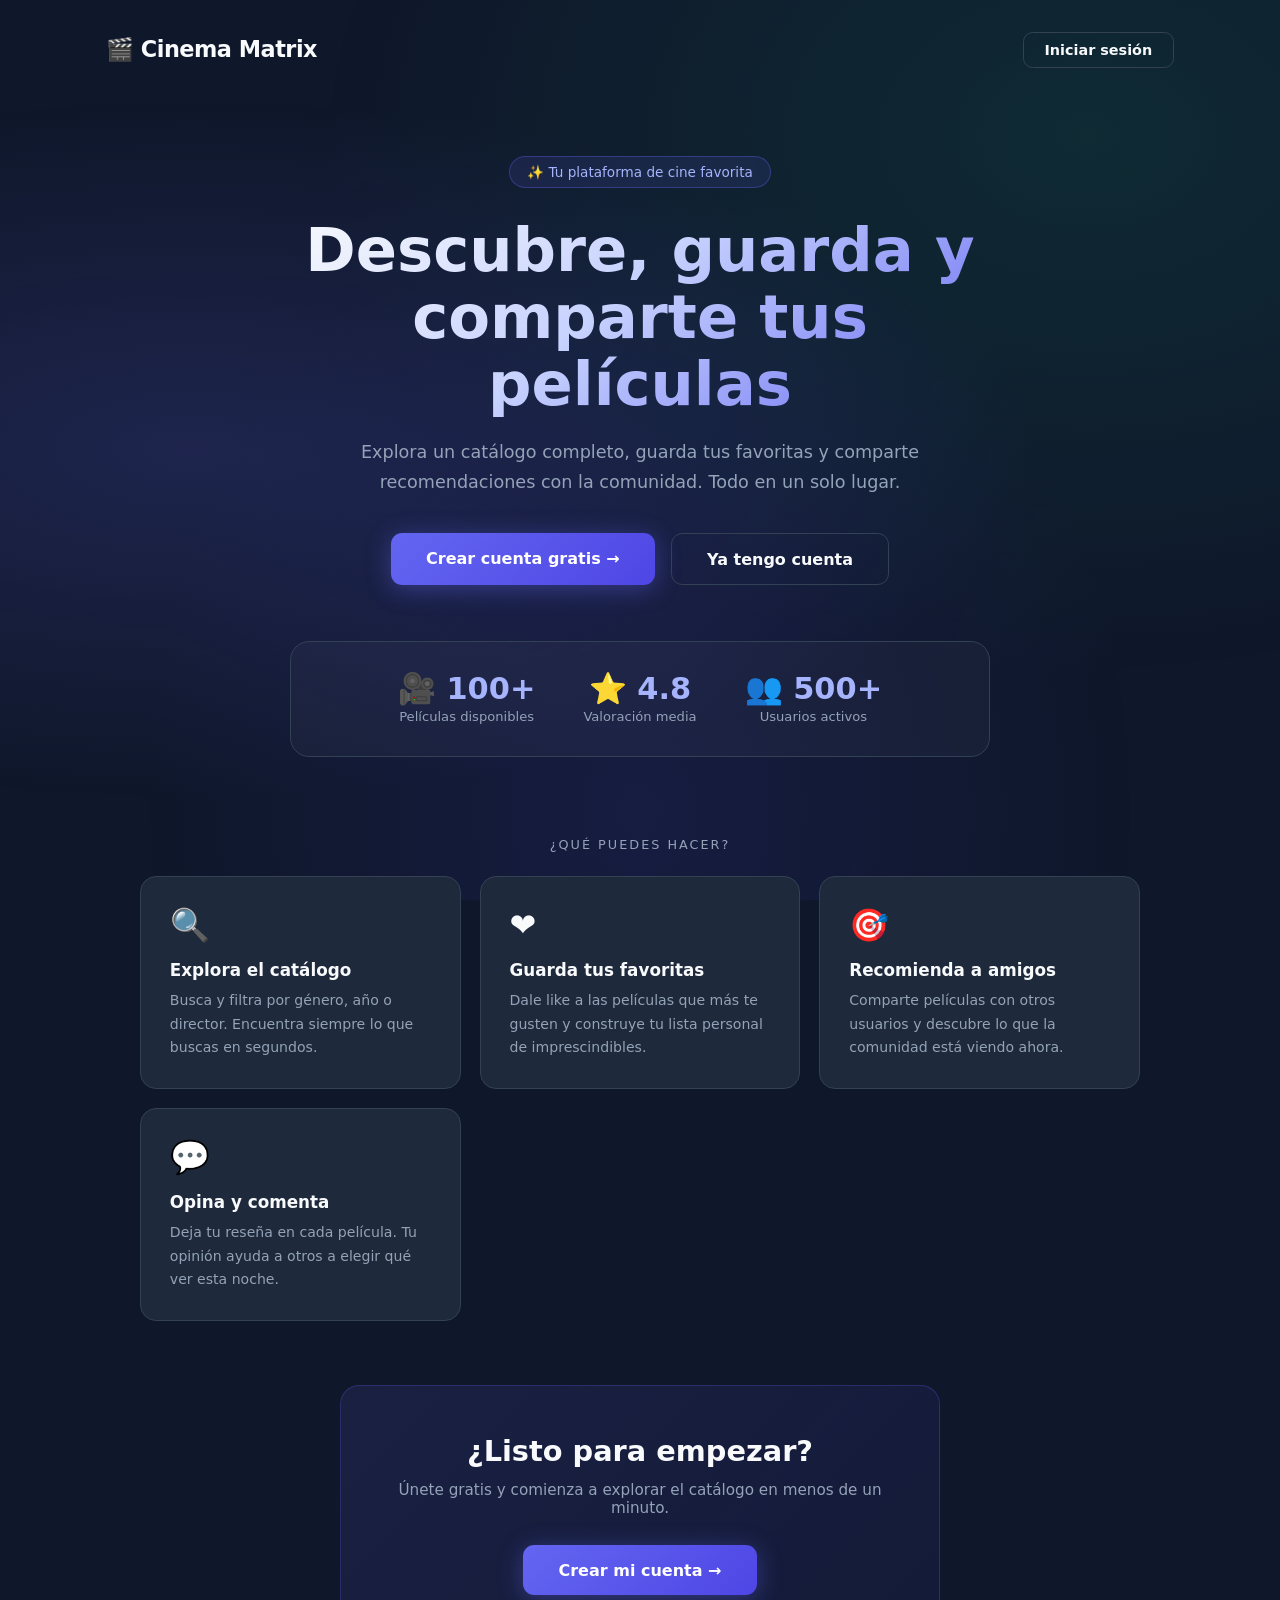
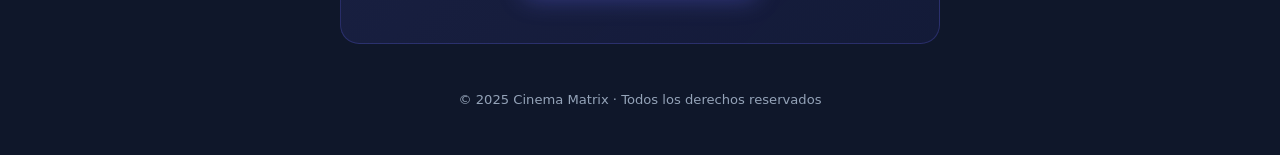
<file: html/index.html>
<!DOCTYPE html>
<html lang="es">
<head>
    <meta charset="UTF-8">
    <meta name="viewport" content="width=device-width, initial-scale=1.0">
    <title>Cinema Matrix</title>
    <link rel="stylesheet" href="styles.css">
</head>
<body class="landing-page">
    <div class="landing-bg"></div>
    <div class="landing-content">

        <!-- Navbar -->
        <nav class="landing-nav">
            <span class="landing-logo">🎬 Cinema Matrix</span>
            <a href="inicio_sesion.html" class="btn-nav">Iniciar sesión</a>
        </nav>

        <!-- Hero -->
        <section class="hero">
            <div class="hero-badge">✨ Tu plataforma de cine favorita</div>
            <h1>Descubre, guarda y comparte tus películas</h1>
            <p>Explora un catálogo completo, guarda tus favoritas y comparte recomendaciones con la comunidad. Todo en un solo lugar.</p>
            <div class="hero-actions">
                <a href="registrar.html" class="btn-hero-primary">Crear cuenta gratis →</a>
                <a href="inicio_sesion.html" class="btn-hero-outline">Ya tengo cuenta</a>
            </div>
        </section>

        <!-- Stats -->
        <div class="stats-row">
            <div class="stat-item">
                <div class="stat-number">🎥 100+</div>
                <div class="stat-label">Películas disponibles</div>
            </div>
            <div class="stat-item">
                <div class="stat-number">⭐ 4.8</div>
                <div class="stat-label">Valoración media</div>
            </div>
            <div class="stat-item">
                <div class="stat-number">👥 500+</div>
                <div class="stat-label">Usuarios activos</div>
            </div>
        </div>

        <!-- Features -->
        <p class="features-title">¿Qué puedes hacer?</p>
        <div class="features-grid">
            <div class="feature-card">
                <span class="feature-icon">🔍</span>
                <h3>Explora el catálogo</h3>
                <p>Busca y filtra por género, año o director. Encuentra siempre lo que buscas en segundos.</p>
            </div>
            <div class="feature-card">
                <span class="feature-icon">❤️</span>
                <h3>Guarda tus favoritas</h3>
                <p>Dale like a las películas que más te gusten y construye tu lista personal de imprescindibles.</p>
            </div>
            <div class="feature-card">
                <span class="feature-icon">🎯</span>
                <h3>Recomienda a amigos</h3>
                <p>Comparte películas con otros usuarios y descubre lo que la comunidad está viendo ahora.</p>
            </div>
            <div class="feature-card">
                <span class="feature-icon">💬</span>
                <h3>Opina y comenta</h3>
                <p>Deja tu reseña en cada película. Tu opinión ayuda a otros a elegir qué ver esta noche.</p>
            </div>
        </div>

        <!-- CTA final -->
        <div class="cta-section">
            <h2>¿Listo para empezar?</h2>
            <p>Únete gratis y comienza a explorar el catálogo en menos de un minuto.</p>
            <a href="registrar.html" class="btn-hero-primary">Crear mi cuenta →</a>
        </div>

        <p class="landing-footer">© 2025 Cinema Matrix · Todos los derechos reservados</p>
    </div>
</body>
</html>
</file>
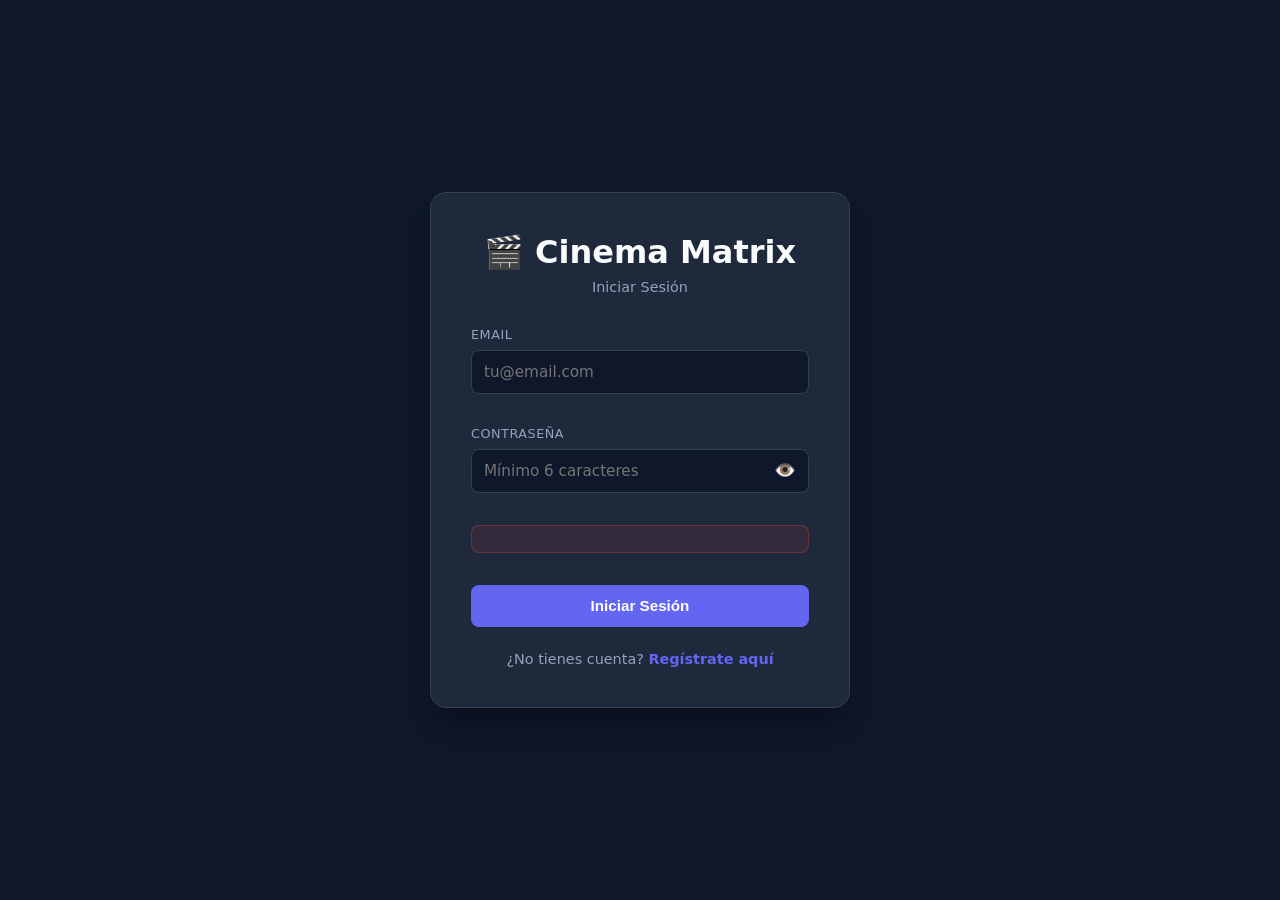
<file: html/inicio_sesion.html>
<!DOCTYPE html>
<html lang="es">
<head>
    <meta charset="UTF-8">
    <meta name="viewport" content="width=device-width, initial-scale=1.0">
    <title>Iniciar Sesión - Cinema Matrix</title>
    <link rel="stylesheet" href="styles.css">
</head>
<body class="auth-page">
    <div class="auth-container">
        <div class="auth-card">
            <div class="auth-header">
                <h1>🎬 Cinema Matrix</h1>
                <p>Iniciar Sesión</p>
            </div>

            <form class="auth-form" onsubmit="iniciarSesion(event)">
                <div class="form-group">
                    <label for="email">Email</label>
                    <input 
                        type="email" 
                        id="email" 
                        placeholder="tu@email.com"
                        required
                    >
                </div>

                <div class="form-group">
                    <label for="password">Contraseña</label>
                    <div class="input-password">
                        <input
                            type="password"
                            id="password"
                            placeholder="Mínimo 6 caracteres"
                            required
                        >
                        <button type="button" class="btn-toggle-password" onclick="togglePassword('password', this)">👁️</button>
                    </div>
                </div>

                <div id="error-message" class="error-message"></div>

                <button type="submit" class="btn-primary btn-full">
                    Iniciar Sesión
                </button>
            </form>

            <div class="auth-footer">
                <p>¿No tienes cuenta? 
                    <a href="registrar.html" class="link-primary">Regístrate aquí</a>
                </p>
            </div>
        </div>
    </div>

    <script src="../js/auth.js"></script>
</body>
</html>
</file>
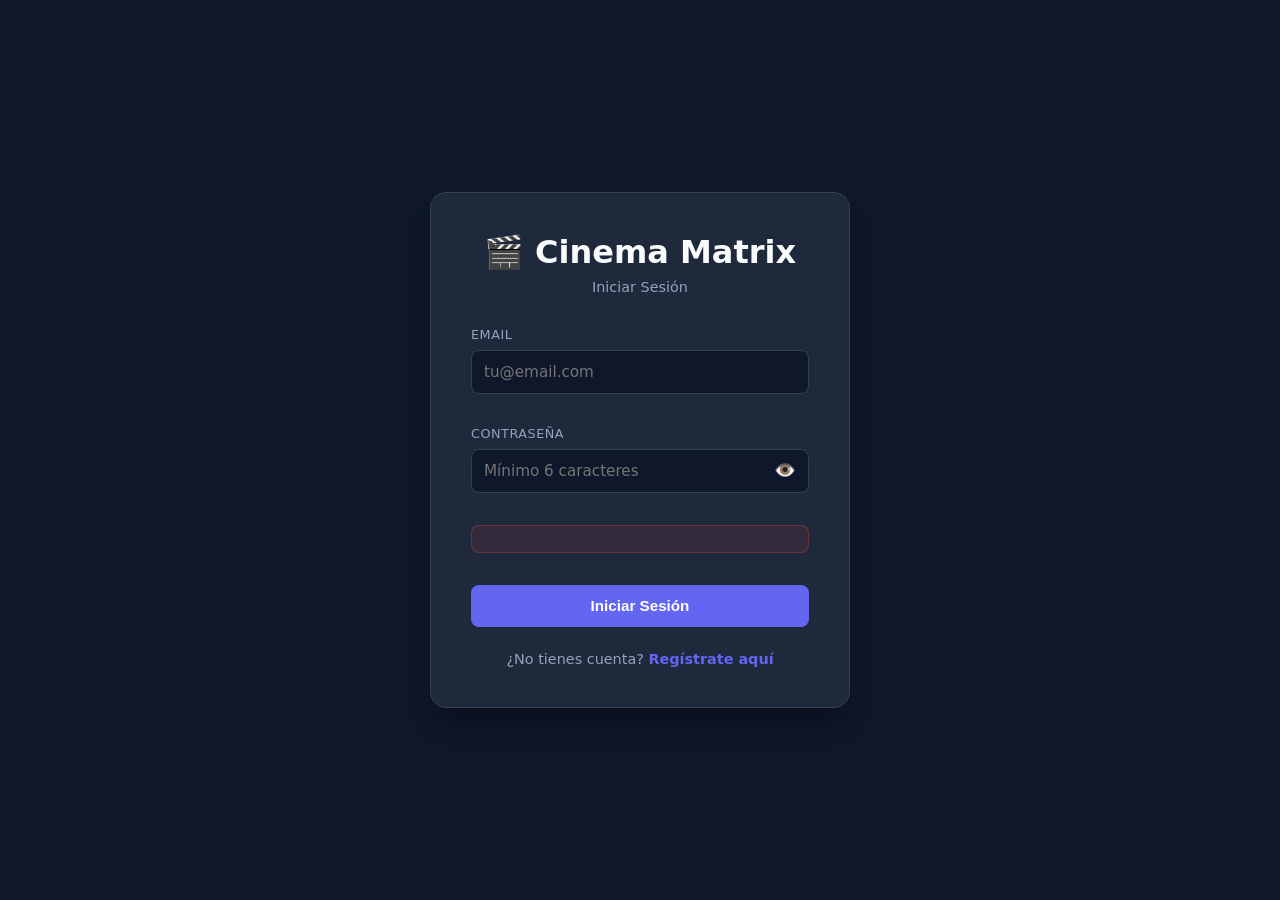
<file: html/principal.html>
<!DOCTYPE html>
<html lang="es">
<head>
    <meta charset="UTF-8">
    <meta name="viewport" content="width=device-width, initial-scale=1.0">
    <title>Cinema Matrix - Catálogo</title>
    <link rel="stylesheet" href="styles.css">
</head>
<body class="app-page">
    <!-- Navbar Principal -->
    <nav class="navbar">
        <div class="navbar-container">
            <div class="navbar-logo">
                <h1>🎬 Cinema Matrix</h1>
            </div>
            <div class="navbar-user">
                <span id="username" class="user-name">Usuario</span>
                <span id="user-type" class="badge">Cliente</span>
                <button class="btn-logout">Cerrar Sesión</button>
            </div>
        </div>
    </nav>

    <div class="app-container">
        <!-- Sidebar: Panel de Control -->
        <aside class="sidebar">
            <div class="sidebar-header">
                <h2 id="panel-title">Panel de Control</h2>
            </div>
            
            <!-- Formulario Admin: Crear Película -->
            <div id="admin-panel" class="panel-content hidden">
                <div class="panel-section">
                    <h3>👨‍💼 Panel de Administrador</h3>
                </div>

                <div class="panel-section">
                    <h3>➕ Crear Nueva Película</h3>
                    
                    <div class="form-group">
                        <label for="p-titulo">Título de la Película *</label>
                        <input 
                            type="text" 
                            id="p-titulo" 
                            placeholder="Ej: Oppenheimer"
                            required
                        >
                    </div>

                    <div class="form-group">
                        <label for="p-director">Director *</label>
                        <input 
                            type="text" 
                            id="p-director" 
                            placeholder="Ej: Christopher Nolan"
                            required
                        >
                    </div>

                    <div class="form-group">
                        <label for="p-year">Año de Lanzamiento *</label>
                        <input 
                            type="number" 
                            id="p-year" 
                            placeholder="2024"
                            min="1900"
                            max="2099"
                            required
                        >
                    </div>

                    <div class="form-group">
                        <label for="p-categoria">Categoría *</label>
                        <select id="p-categoria" required>
                            <option value="">-- Seleccionar Categoría --</option>
                            <option value="Acción">🔫 Acción</option>
                            <option value="Drama">🎭 Drama</option>
                            <option value="Ciencia Ficción">🚀 Ciencia Ficción</option>
                            <option value="Terror">👻 Terror</option>
                            <option value="Comedia">😂 Comedia</option>
                            <option value="Romance">💕 Romance</option>
                            <option value="Thriller">🔪 Thriller</option>
                            <option value="Aventura">🗺️ Aventura</option>
                            <option value="Animación">🎨 Animación</option>
                            <option value="Documental">📚 Documental</option>
                        </select>
                    </div>

                    <div class="form-group">
                        <label for="p-sinopsis">Sinopsis (Descripción) *</label>
                        <textarea 
                            id="p-sinopsis" 
                            rows="4"
                            placeholder="Describe brevemente la película..."
                            required
                        ></textarea>
                    </div>

                    <div id="admin-message" class="message-box"></div>

                    <button class="btn-primary btn-full" onclick="crearPelicula()">
                        ✅ Crear Película
                    </button>
                </div>

                <div class="panel-section">
                    <h3>📋 Gestiones</h3>
                    <button class="btn-outline btn-full" onclick="verEstadisticas()">
                        📊 Ver Estadísticas
                    </button>
                </div>
            </div>

            <!-- Panel Cliente: Info -->
            <div id="client-panel" class="panel-content hidden">
                <div class="welcome-card">
                    <span class="welcome-emoji">🍿</span>
                    <h3>¡Bienvenido!</h3>
                    <p id="welcome-message">Explora nuestro catálogo de películas y comparte tu opinión con la comunidad.</p>
                </div>

                <div class="panel-section">
                    <h3>🎬 Opciones</h3>
                    <button class="btn-outline btn-full" onclick="scrollToTop()">
                        📺 Ver Catálogo Completo
                    </button>
                    <button class="btn-outline btn-full" onclick="mostrarFiltros()">
                        🔍 Filtrar por Categoría
                    </button>
                </div>

                <div class="panel-section">
                    <h3>📊 Mi Actividad</h3>
                    <div class="activity-stats">
                        <div class="activity-item">
                            <span class="activity-label">Mis Likes:</span>
                            <span id="my-likes-count" class="activity-value">0</span>
                        </div>
                        <div class="activity-item">
                            <span class="activity-label">Mis Comentarios:</span>
                            <span id="my-comments-count" class="activity-value">0</span>
                        </div>
                    </div>
                </div>

                <div class="panel-section">
                    <h3>⭐ Mis Recomendados <span id="cart-count" class="badge" style="display:none;">0</span></h3>
                    <div id="cart-items"></div>
                    <div class="cart-footer">
                        <span class="activity-label">Valoración promedio:</span>
                        <span id="cart-total" class="activity-value">—</span>
                    </div>
                    <button id="btn-vaciar-lista" class="btn-danger btn-full" style="margin-top: 0.5rem;">
                        🗑️ Vaciar lista
                    </button>
                </div>
            </div>
        </aside>

        <!-- Contenido Principal: Feed -->
        <main class="feed">
            <!-- Barra de Búsqueda y Filtros -->
            <div class="feed-header">
                <h2>🎞️ Cartelera de Películas</h2>
                <div class="feed-controls">
                    <input
                        type="text"
                        id="search-input"
                        class="search-box"
                        placeholder="Buscar película..."
                    >
                    <select id="filtro-categoria" class="filter-select">
                        <option value="">Todas las categorías</option>
                        <option value="Acción">Acción</option>
                        <option value="Drama">Drama</option>
                        <option value="Ciencia Ficción">Ciencia Ficción</option>
                        <option value="Terror">Terror</option>
                        <option value="Comedia">Comedia</option>
                        <option value="Romance">Romance</option>
                        <option value="Thriller">Thriller</option>
                    </select>
                </div>
            </div>

            <!-- Grid de Películas -->
            <div id="lista-peliculas" class="movie-grid">
                <!-- Se llena con JS -->
            </div>
        </main>
    </div>

    <!-- Modal: Estadísticas (Admin) -->
    <div id="stats-modal" class="modal hidden">
        <div class="modal-content">
            <button class="modal-close" onclick="document.getElementById('stats-modal').classList.add('hidden')">&times;</button>
            <div class="modal-header">
                <h2>📊 Estadísticas del Sistema</h2>
            </div>
            <div class="modal-body">
                <div class="movie-stats" style="flex-direction: column; gap: 1rem;">
                    <div class="activity-item">
                        <span class="activity-label">🎬 Total de películas:</span>
                        <span id="stat-peliculas" class="activity-value">0</span>
                    </div>
                    <div class="activity-item">
                        <span class="activity-label">❤️ Total de likes:</span>
                        <span id="stat-likes" class="activity-value">0</span>
                    </div>
                    <div class="activity-item">
                        <span class="activity-label">💬 Total de comentarios:</span>
                        <span id="stat-comentarios" class="activity-value">0</span>
                    </div>
                </div>
            </div>
        </div>
    </div>

    <!-- Modal: Editar Película (Admin) -->
    <div id="edit-modal" class="modal hidden">
        <div class="modal-content">
            <button class="modal-close" onclick="cerrarModalEdicion()">&times;</button>
            <div class="modal-header">
                <h2>✏️ Editar Película</h2>
            </div>
            <div class="modal-body">
                <div class="form-group">
                    <label for="edit-titulo">Título *</label>
                    <input type="text" id="edit-titulo" required>
                </div>
                <div class="form-group">
                    <label for="edit-director">Director *</label>
                    <input type="text" id="edit-director" required>
                </div>
                <div class="form-group">
                    <label for="edit-year">Año *</label>
                    <input type="number" id="edit-year" min="1900" max="2099" required>
                </div>
                <div class="form-group">
                    <label for="edit-categoria">Categoría *</label>
                    <select id="edit-categoria" required>
                        <option value="Acción">🔫 Acción</option>
                        <option value="Drama">🎭 Drama</option>
                        <option value="Ciencia Ficción">🚀 Ciencia Ficción</option>
                        <option value="Terror">👻 Terror</option>
                        <option value="Comedia">😂 Comedia</option>
                        <option value="Romance">💕 Romance</option>
                        <option value="Thriller">🔪 Thriller</option>
                        <option value="Aventura">🗺️ Aventura</option>
                        <option value="Animación">🎨 Animación</option>
                        <option value="Documental">📚 Documental</option>
                    </select>
                </div>
                <div class="form-group">
                    <label for="edit-sinopsis">Sinopsis *</label>
                    <textarea id="edit-sinopsis" rows="4" required></textarea>
                </div>
                <div id="edit-message" class="message-box"></div>
                <button class="btn-primary btn-full" onclick="guardarEdicionPelicula()">
                    💾 Guardar Cambios
                </button>
            </div>
        </div>
    </div>

    <!-- Modal: Detalles de Película -->
    <div id="movie-modal" class="modal hidden">
        <div class="modal-content">
            <button class="modal-close" onclick="cerrarModal()">&times;</button>
            
            <div class="modal-header">
                <h2 id="modal-titulo">Título de la Película</h2>
                <span id="modal-categoria" class="badge">Categoría</span>
            </div>

            <div class="modal-body">
                <div class="movie-info">
                    <p><strong>Director:</strong> <span id="modal-director">-</span></p>
                    <p><strong>Año:</strong> <span id="modal-year">-</span></p>
                    <p><strong>Categoría:</strong> <span id="modal-categoria-full">-</span></p>
                </div>

                <div class="movie-sinopsis">
                    <h3>Sinopsis</h3>
                    <p id="modal-sinopsis">-</p>
                </div>

                <div class="movie-stats">
                    <div class="stat">
                        <span class="stat-icon">❤️</span>
                        <span id="modal-likes" class="stat-value">0</span>
                    </div>
                    <div class="stat">
                        <span class="stat-icon">💬</span>
                        <span id="modal-comentarios" class="stat-value">0</span>
                    </div>
                </div>

                <!-- Sección de Likes (solo para clientes) -->
                <div id="client-actions" class="movie-actions hidden">
                    <button id="btn-like" class="btn-like btn-full" onclick="darLike()">
                        ❤️ Me gusta esta película
                    </button>
                </div>

                <!-- Sección de Comentarios -->
                <div class="comments-section">
                    <h3>💬 Comentarios</h3>
                    
                    <div id="add-comment" class="add-comment hidden">
                        <textarea 
                            id="comment-text" 
                            placeholder="Comparte tu opinión sobre esta película..."
                            rows="3"
                        ></textarea>
                        <div style="display: flex; gap: 0.5rem;">
                            <button class="btn-primary" style="flex: 1;" onclick="publicarComentario()">
                                ✅ Publicar Comentario
                            </button>
                            <button class="btn-outline" style="flex: 1;" onclick="limpiarComentario()">
                                ❌ Cancelar
                            </button>
                        </div>
                    </div>

                    <div id="comments-list" class="comments-list">
                        <!-- Se llena con JS -->
                    </div>
                </div>
            </div>
        </div>
    </div>

    <!-- Scripts -->
    <script src="../js/models.js"></script>
    <script src="../js/usuario.js"></script>
    <script src="../js/cliente.js"></script>
    <script src="../js/admin.js"></script>
</body>
</html>
</file>
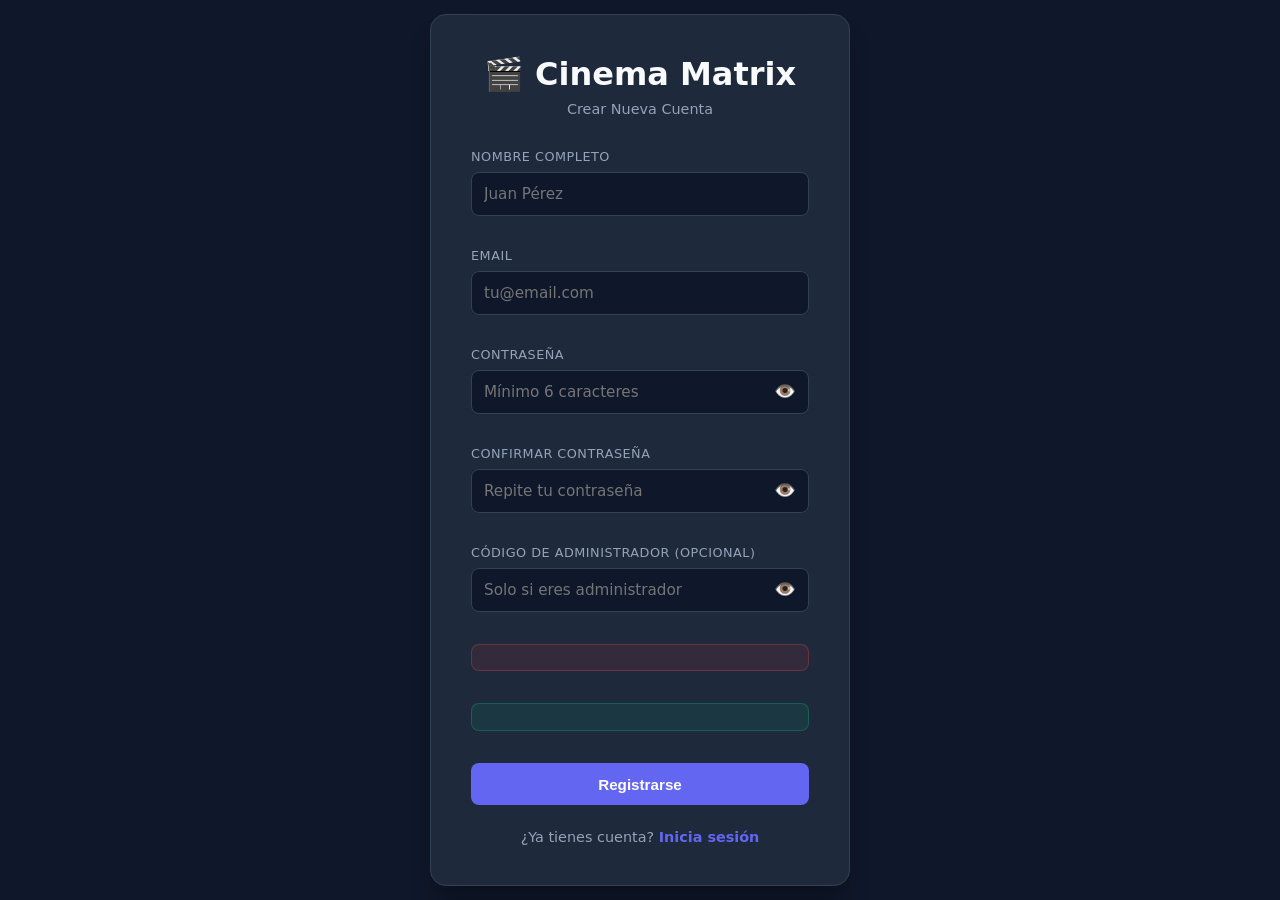
<file: html/registrar.html>
<!DOCTYPE html>
<html lang="es">
<head>
    <meta charset="UTF-8">
    <meta name="viewport" content="width=device-width, initial-scale=1.0">
    <title>Registrarse - Cinema Matrix</title>
    <link rel="stylesheet" href="styles.css">
</head>
<body class="auth-page">
    <div class="auth-container">
        <div class="auth-card">
            <div class="auth-header">
                <h1>🎬 Cinema Matrix</h1>
                <p>Crear Nueva Cuenta</p>
            </div>

            <form class="auth-form" onsubmit="registrarUsuario(event)">
                <div class="form-group">
                    <label for="nombre">Nombre Completo</label>
                    <input 
                        type="text" 
                        id="nombre" 
                        placeholder="Juan Pérez"
                        required
                    >
                </div>

                <div class="form-group">
                    <label for="email">Email</label>
                    <input 
                        type="email" 
                        id="email" 
                        placeholder="tu@email.com"
                        required
                    >
                </div>

                <div class="form-group">
                    <label for="password">Contraseña</label>
                    <div class="input-password">
                        <input
                            type="password"
                            id="password"
                            placeholder="Mínimo 6 caracteres"
                            required
                        >
                        <button type="button" class="btn-toggle-password" onclick="togglePassword('password', this)">👁️</button>
                    </div>
                </div>

                <div class="form-group">
                    <label for="confirm-password">Confirmar Contraseña</label>
                    <div class="input-password">
                        <input
                            type="password"
                            id="confirm-password"
                            placeholder="Repite tu contraseña"
                            required
                        >
                        <button type="button" class="btn-toggle-password" onclick="togglePassword('confirm-password', this)">👁️</button>
                    </div>
                </div>

                <div class="form-group">
                    <label for="admin-code">Código de administrador <span style="color: var(--text-muted); font-size: 0.8rem;">(opcional)</span></label>
                    <div class="input-password">
                        <input
                            type="password"
                            id="admin-code"
                            placeholder="Solo si eres administrador"
                        >
                        <button type="button" class="btn-toggle-password" onclick="togglePassword('admin-code', this)">👁️</button>
                    </div>
                </div>

                <div id="error-message" class="error-message"></div>
                <div id="success-message" class="success-message"></div>

                <button type="submit" class="btn-primary btn-full">
                    Registrarse
                </button>
            </form>

            <div class="auth-footer">
                <p>¿Ya tienes cuenta? 
                    <a href="inicio_sesion.html" class="link-primary">Inicia sesión</a>
                </p>
            </div>
        </div>
    </div>

    <script src="../js/auth.js"></script>
</body>
</html>
</file>
<file: html/styles.css>
:root {
    --bg-dark: #0f172a;
    --bg-card: #1e293b;
    --bg-input: #0f172a;
    --primary: #6366f1;
    --primary-alt: #4f46e5;
    --text-main: #f8fafc;
    --text-muted: #94a3b8;
    --accent: #10b981;
    --danger: #ef4444;
    --warning: #f59e0b;
    --success: #10b981;
    --border: #334155;
}

* {
    margin: 0;
    padding: 0;
    box-sizing: border-box;
}

html, body {
    height: 100%;
}

body {
    font-family: 'Inter', system-ui, sans-serif;
    background: var(--bg-dark);
    color: var(--text-main);
}

/* =============== ESTILOS DE AUTENTICACIÓN =============== */

.auth-page {
    display: flex;
    justify-content: center;
    align-items: center;
    min-height: 100vh;
    padding: 1rem;
}

.auth-container {
    width: 100%;
    max-width: 420px;
}

.auth-card {
    background: var(--bg-card);
    padding: 2.5rem;
    border-radius: 1rem;
    border: 1px solid var(--border);
    box-shadow: 0 20px 25px -5px rgba(0, 0, 0, 0.3);
}

.auth-header {
    text-align: center;
    margin-bottom: 2rem;
}

.auth-header h1 {
    font-size: 2rem;
    margin-bottom: 0.5rem;
}

.auth-header p {
    color: var(--text-muted);
    font-size: 0.9rem;
}

.auth-form {
    display: flex;
    flex-direction: column;
    gap: 1rem;
}

.auth-footer {
    text-align: center;
    margin-top: 1.5rem;
    font-size: 0.9rem;
    color: var(--text-muted);
}

.auth-footer a {
    color: var(--primary);
    text-decoration: none;
    font-weight: 600;
    transition: color 0.2s;
}

.auth-footer a:hover {
    color: var(--primary-alt);
}

.link-primary {
    color: var(--primary);
    text-decoration: none;
    font-weight: 600;
    transition: color 0.2s;
}

.link-primary:hover {
    color: var(--primary-alt);
}

/* Radio Group */
.radio-group {
    display: grid;
    grid-template-columns: 1fr 1fr;
    gap: 1rem;
    margin-top: 0.5rem;
}

.radio-option {
    display: flex;
    align-items: center;
    gap: 0.5rem;
    cursor: pointer;
}

.radio-option input[type="radio"] {
    width: auto;
    cursor: pointer;
}

.radio-option label {
    margin: 0;
    text-transform: none;
    cursor: pointer;
    font-size: 0.9rem;
}

/* =============== ESTILOS DE LA APP PRINCIPAL =============== */

.app-page {
    display: flex;
    flex-direction: column;
    min-height: 100vh;
}

.app-container {
    display: grid;
    grid-template-columns: 320px 1fr;
    flex: 1;
    gap: 1rem;
    padding: 1rem;
    height: calc(100vh - 64px);
    overflow: hidden;
}

@media (max-width: 768px) {
    .app-container {
        height: auto;
        overflow: visible;
    }
}

/* Navbar */
.navbar {
    background: var(--bg-card);
    border-bottom: 1px solid var(--border);
    padding: 1rem 0;
    position: sticky;
    top: 0;
    z-index: 100;
}

.navbar-container {
    display: flex;
    justify-content: space-between;
    align-items: center;
    padding: 0 1.5rem;
    max-width: 100%;
}

.navbar-logo h1 {
    font-size: 1.5rem;
    margin: 0;
}

.navbar-user {
    display: flex;
    align-items: center;
    gap: 1rem;
}

.user-name {
    font-weight: 500;
}

/* Sidebar */
.sidebar {
    background: var(--bg-card);
    border: 1px solid var(--border);
    border-radius: 0.8rem;
    display: flex;
    flex-direction: column;
    overflow: hidden;
}

.sidebar-header {
    padding: 1rem;
    border-bottom: 1px solid var(--border);
    background: rgba(0, 0, 0, 0.3);
}

.sidebar-header h2 {
    font-size: 1.1rem;
    margin: 0;
}

.panel-content {
    padding: 1.5rem;
    overflow-y: auto;
    flex: 1;
}

.panel-section {
    margin-bottom: 1.5rem;
}

.panel-section h3 {
    font-size: 0.9rem;
    text-transform: uppercase;
    color: var(--text-muted);
    margin-bottom: 1rem;
}

.welcome-card {
    background: linear-gradient(135deg, var(--primary) 0%, var(--primary-alt) 100%);
    padding: 1.5rem;
    border-radius: 0.8rem;
    text-align: center;
    margin-bottom: 1rem;
}

.welcome-emoji {
    font-size: 2rem;
    display: block;
    margin-bottom: 0.5rem;
}

.welcome-card h3 {
    font-size: 1.2rem;
    margin-bottom: 0.5rem;
}

.welcome-card p {
    font-size: 0.9rem;
    opacity: 0.9;
}

.activity-stats {
    display: flex;
    flex-direction: column;
    gap: 0.8rem;
    background: rgba(0, 0, 0, 0.3);
    padding: 1rem;
    border-radius: 0.5rem;
}

.activity-item {
    display: flex;
    justify-content: space-between;
    align-items: center;
}

.activity-label {
    font-size: 0.85rem;
    color: var(--text-muted);
}

.activity-value {
    font-weight: 600;
    font-size: 1.1rem;
    color: var(--primary);
}

/* Feed Principal */
.feed {
    background: var(--bg-card);
    border: 1px solid var(--border);
    border-radius: 0.8rem;
    display: flex;
    flex-direction: column;
    overflow: hidden;
}

.feed-header {
    padding: 1.5rem;
    border-bottom: 1px solid var(--border);
    background: rgba(0, 0, 0, 0.3);
}

.feed-header h2 {
    margin: 0 0 1rem 0;
    font-size: 1.3rem;
}

.feed-controls {
    display: flex;
    gap: 1rem;
    flex-wrap: wrap;
}

.search-box {
    flex: 1;
    min-width: 200px;
    background: var(--bg-dark);
    border: 1px solid var(--border);
    padding: 0.7rem;
    border-radius: 0.5rem;
    color: white;
    font-size: 0.9rem;
}

.search-box::placeholder {
    color: var(--text-muted);
}

.filter-select {
    background: var(--bg-dark);
    border: 1px solid var(--border);
    padding: 0.7rem;
    border-radius: 0.5rem;
    color: white;
    font-size: 0.9rem;
    cursor: pointer;
    min-width: 150px;
}

/* Grid de Películas */
.movie-grid {
    padding: 1.5rem;
    overflow-y: auto;
    display: grid;
    grid-template-columns: repeat(auto-fill, minmax(280px, 1fr));
    gap: 1.5rem;
    flex: 1;
}

.movie-card {
    background: var(--bg-dark);
    border: 1px solid var(--border);
    border-radius: 0.8rem;
    transition: all 0.3s ease;
    display: flex;
    flex-direction: column;
}

.movie-card:hover {
    transform: translateY(-4px);
    border-color: var(--primary);
    box-shadow: 0 10px 24px rgba(99, 102, 241, 0.2);
}

.movie-card-header {
    padding: 1rem 1rem 0.8rem;
    background: linear-gradient(135deg, rgba(99, 102, 241, 0.12), rgba(79, 70, 229, 0.08));
    border-radius: 0.8rem 0.8rem 0 0;
}

.movie-card-title {
    font-size: 1rem;
    font-weight: 700;
    margin: 0 0 0.4rem 0;
    display: -webkit-box;
    -webkit-line-clamp: 2;
    -webkit-box-orient: vertical;
    overflow: hidden;
    line-height: 1.3;
}

.movie-card-director {
    font-size: 0.82rem;
    color: var(--text-muted);
    margin: 0;
    white-space: nowrap;
    overflow: hidden;
    text-overflow: ellipsis;
}

.movie-card-body {
    padding: 0.8rem 1rem 1rem;
    flex: 1;
    display: flex;
    flex-direction: column;
    gap: 0.7rem;
}

.movie-card-info {
    display: flex;
    justify-content: space-between;
    align-items: center;
    font-size: 0.82rem;
    color: var(--text-muted);
    flex-wrap: wrap;
    gap: 0.4rem;
}

.movie-card-year {
    background: rgba(99, 102, 241, 0.2);
    padding: 0.2rem 0.5rem;
    border-radius: 0.3rem;
    white-space: nowrap;
}

.movie-card-category {
    background: rgba(16, 185, 129, 0.15);
    padding: 0.2rem 0.5rem;
    border-radius: 0.3rem;
    color: var(--accent);
    white-space: nowrap;
    max-width: 55%;
    overflow: hidden;
    text-overflow: ellipsis;
}

.movie-card-stats {
    display: flex;
    gap: 1rem;
    font-size: 0.88rem;
}

.movie-card-stat {
    display: flex;
    align-items: center;
    gap: 0.3rem;
}

/* Botones de la tarjeta */
.movie-card-actions {
    display: grid;
    gap: 0.4rem;
    margin-top: auto;
}

/* Admin: 2 botones en fila */
.movie-card-actions.actions-admin {
    grid-template-columns: 1fr 1fr;
}

/* Cliente: Like arriba (full), Recomendar y Detalles abajo */
.movie-card-actions.actions-client {
    grid-template-columns: 1fr 1fr;
    grid-template-rows: auto auto;
}

.movie-card-actions.actions-client .btn-like {
    grid-column: 1 / -1;
}

.btn-card {
    padding: 0.55rem 0.4rem;
    border-radius: 0.5rem;
    border: none;
    cursor: pointer;
    font-size: 0.8rem;
    font-weight: 600;
    transition: all 0.2s;
    text-align: center;
    white-space: nowrap;
}

.btn-like {
    background: rgba(239, 68, 68, 0.1);
    color: var(--danger);
    border: 1px solid rgba(239, 68, 68, 0.3);
}

.btn-like:hover:not(:disabled) {
    background: var(--danger);
    color: white;
    transform: scale(1.02);
}

.btn-like.liked {
    background: var(--danger);
    color: white;
}

.btn-like:disabled {
    opacity: 0.7;
    cursor: not-allowed;
}

.btn-details {
    background: var(--primary);
    color: white;
    border: none;
}

.btn-details:hover {
    background: var(--primary-alt);
}

/* =============== ESTILOS PARA FORMULARIOS =============== */

.form-group {
    display: flex;
    flex-direction: column;
    gap: 0.5rem;
    margin-bottom: 1rem;
}

label {
    font-size: 0.8rem;
    color: var(--text-muted);
    text-transform: uppercase;
    font-weight: 500;
    letter-spacing: 0.5px;
}

input, select, textarea {
    width: 100%;
    background: var(--bg-dark);
    border: 1px solid var(--border);
    color: white;
    padding: 0.75rem;
    border-radius: 0.5rem;
    font-family: inherit;
    font-size: 0.95rem;
    transition: all 0.2s;
}

input:focus, select:focus, textarea:focus {
    outline: none;
    border-color: var(--primary);
    box-shadow: 0 0 0 3px rgba(99, 102, 241, 0.1);
}

textarea {
    resize: vertical;
    min-height: 100px;
}

.grid-inputs {
    display: grid;
    grid-template-columns: 1fr 1fr;
    gap: 1rem;
    margin-bottom: 1rem;
}

/* =============== BOTONES =============== */

button {
    cursor: pointer;
    border: none;
    font-weight: 600;
    transition: all 0.2s;
    font-size: 0.95rem;
}

.btn-primary {
    background: var(--primary);
    color: white;
    padding: 0.8rem 1rem;
    border-radius: 0.5rem;
}

.btn-primary:hover {
    background: var(--primary-alt);
    transform: translateY(-2px);
}

.btn-primary:active {
    transform: translateY(0);
}

.btn-full {
    width: 100%;
}

.btn-outline {
    background: transparent;
    border: 1px solid var(--border);
    color: white;
    padding: 0.8rem 1rem;
    border-radius: 0.5rem;
}

.btn-outline:hover {
    background: var(--border);
}

.btn-danger {
    background: var(--danger);
    color: white;
    padding: 0.8rem 1rem;
    border-radius: 0.5rem;
}

.btn-danger:hover {
    background: #dc2626;
}

.btn-logout {
    background: var(--danger);
    color: white;
    padding: 0.5rem 1rem;
    border-radius: 0.5rem;
    font-size: 0.85rem;
}

.btn-logout:hover {
    background: #dc2626;
}

/* =============== BADGES Y ETIQUETAS =============== */

.badge {
    background: var(--primary);
    color: white;
    font-size: 0.7rem;
    padding: 0.3rem 0.7rem;
    border-radius: 1rem;
    font-weight: 600;
    display: inline-block;
    text-transform: uppercase;
}

.badge.admin {
    background: var(--danger);
}

.badge.client {
    background: var(--accent);
}

/* =============== MODAL =============== */

.modal {
    position: fixed;
    top: 0;
    left: 0;
    width: 100%;
    height: 100%;
    background: rgba(0, 0, 0, 0.7);
    display: flex;
    justify-content: center;
    align-items: center;
    z-index: 1000;
    padding: 1rem;
}

.modal.hidden {
    display: none !important;
}

.modal-content {
    background: var(--bg-card);
    border: 1px solid var(--border);
    border-radius: 1rem;
    width: 100%;
    max-width: 700px;
    max-height: 90vh;
    overflow-y: auto;
    position: relative;
    box-shadow: 0 25px 50px -12px rgba(0, 0, 0, 0.5);
}

.modal-close {
    position: absolute;
    top: 1rem;
    right: 1rem;
    background: transparent;
    border: none;
    color: var(--text-muted);
    font-size: 2rem;
    cursor: pointer;
    z-index: 1001;
    transition: color 0.2s;
}

.modal-close:hover {
    color: var(--text-main);
}

.modal-header {
    padding: 1.5rem;
    border-bottom: 1px solid var(--border);
    background: linear-gradient(135deg, rgba(99, 102, 241, 0.1), rgba(79, 70, 229, 0.1));
    display: flex;
    justify-content: space-between;
    align-items: center;
}

.modal-header h2 {
    margin: 0;
    font-size: 1.5rem;
}

.modal-body {
    padding: 1.5rem;
}

.movie-info {
    display: grid;
    grid-template-columns: repeat(auto-fit, minmax(150px, 1fr));
    gap: 1rem;
    margin-bottom: 1.5rem;
    padding-bottom: 1.5rem;
    border-bottom: 1px solid var(--border);
}

.movie-info p {
    margin: 0;
    font-size: 0.9rem;
}

.movie-info strong {
    color: var(--primary);
}

.movie-sinopsis {
    margin-bottom: 1.5rem;
}

.movie-sinopsis h3 {
    margin: 0 0 0.8rem 0;
    font-size: 1rem;
}

.movie-sinopsis p {
    margin: 0;
    line-height: 1.6;
    color: var(--text-muted);
}

.movie-stats {
    display: flex;
    gap: 2rem;
    margin: 1.5rem 0;
    padding: 1rem;
    background: rgba(99, 102, 241, 0.1);
    border-radius: 0.8rem;
}

.stat {
    display: flex;
    align-items: center;
    gap: 0.5rem;
}

.stat-icon {
    font-size: 1.5rem;
}

.stat-value {
    font-weight: 600;
    font-size: 1.1rem;
}

.movie-actions {
    margin-bottom: 1.5rem;
    display: flex;
    gap: 1rem;
}

/* =============== COMENTARIOS =============== */

.comments-section {
    margin-top: 1.5rem;
}

.comments-section h3 {
    margin: 0 0 1rem 0;
    font-size: 1rem;
}

.add-comment {
    display: flex;
    flex-direction: column;
    gap: 0.8rem;
    margin-bottom: 1.5rem;
    padding: 1rem;
    background: rgba(99, 102, 241, 0.1);
    border-radius: 0.8rem;
}

.add-comment.hidden {
    display: none;
}

.add-comment textarea {
    resize: vertical;
    min-height: 80px;
}

.add-comment button {
    align-self: flex-end;
}

.comments-list {
    display: flex;
    flex-direction: column;
    gap: 1rem;
}

.comment-item {
    background: rgba(0, 0, 0, 0.3);
    padding: 1rem;
    border-radius: 0.8rem;
    border-left: 3px solid var(--primary);
}

.comment-header {
    display: flex;
    justify-content: space-between;
    align-items: center;
    margin-bottom: 0.5rem;
}

.comment-author {
    font-weight: 600;
    color: var(--primary);
}

.comment-date {
    font-size: 0.8rem;
    color: var(--text-muted);
}

.comment-text {
    margin: 0.8rem 0;
    line-height: 1.5;
}

.comment-actions {
    display: flex;
    gap: 0.5rem;
    margin-top: 0.8rem;
}

.comment-btn {
    padding: 0.4rem 0.8rem;
    font-size: 0.8rem;
    border-radius: 0.4rem;
    border: none;
    cursor: pointer;
    transition: all 0.2s;
}

.comment-btn-edit {
    background: rgba(99, 102, 241, 0.2);
    color: var(--primary);
}

.comment-btn-edit:hover {
    background: var(--primary);
    color: white;
}

.comment-btn-delete {
    background: rgba(239, 68, 68, 0.2);
    color: var(--danger);
}

.comment-btn-delete:hover {
    background: var(--danger);
    color: white;
}

.comment-edit-form {
    display: flex;
    flex-direction: column;
    gap: 0.8rem;
    margin-top: 0.8rem;
}

.comment-edit-form textarea {
    background: var(--bg-dark);
    border: 1px solid var(--border);
    color: white;
    padding: 0.8rem;
    border-radius: 0.5rem;
    font-family: inherit;
    resize: vertical;
    min-height: 80px;
}

.comment-edit-form .form-actions {
    display: flex;
    gap: 0.5rem;
}

.comment-edit-form button {
    flex: 1;
    padding: 0.6rem;
    border-radius: 0.4rem;
    border: none;
    cursor: pointer;
    font-weight: 600;
}

.comment-edit-form .btn-save {
    background: var(--accent);
    color: white;
}

.comment-edit-form .btn-cancel {
    background: var(--border);
    color: white;
}

/* =============== MENSAJES =============== */

.message-box {
    padding: 0.8rem;
    border-radius: 0.5rem;
    font-size: 0.9rem;
    margin-bottom: 1rem;
    display: none;
}

.message-box.show {
    display: block;
}

.error-message {
    background: rgba(239, 68, 68, 0.1);
    color: var(--danger);
    border: 1px solid rgba(239, 68, 68, 0.3);
    padding: 0.8rem;
    border-radius: 0.5rem;
    font-size: 0.9rem;
    margin-bottom: 1rem;
}

.success-message {
    background: rgba(16, 185, 129, 0.1);
    color: var(--success);
    border: 1px solid rgba(16, 185, 129, 0.3);
    padding: 0.8rem;
    border-radius: 0.5rem;
    font-size: 0.9rem;
    margin-bottom: 1rem;
}

/* =============== UTILIDADES =============== */

.hidden {
    display: none !important;
}

/* =============== RESPONSIVE DESIGN =============== */

/* --- Tablet landscape: hasta 1024px --- */
@media (max-width: 1024px) {
    .app-container {
        grid-template-columns: 260px 1fr;
        gap: 0.8rem;
        padding: 0.8rem;
    }

    .movie-grid {
        grid-template-columns: repeat(auto-fill, minmax(230px, 1fr));
        gap: 1rem;
    }
}

/* --- Tablet portrait / teléfonos grandes: hasta 768px --- */
@media (max-width: 768px) {
    /* Layout: feed arriba, sidebar abajo */
    .app-container {
        grid-template-columns: 1fr;
        padding: 0.5rem;
        gap: 0.5rem;
        overflow: visible;
    }

    .feed {
        order: 1;
        overflow: visible;
        border-radius: 0.8rem;
    }

    .sidebar {
        order: 2;
        overflow: visible;
        border-radius: 0.8rem;
    }

    .panel-content {
        overflow: visible;
        max-height: none;
    }

    /* Grid de películas: 2 columnas */
    .movie-grid {
        grid-template-columns: repeat(2, 1fr);
        gap: 0.8rem;
        padding: 0.8rem;
        overflow: visible;
        max-height: none;
    }

    /* Controles de búsqueda */
    .feed-controls {
        flex-direction: column;
        gap: 0.6rem;
    }

    .search-box,
    .filter-select {
        width: 100%;
        min-width: unset;
    }

    /* Navbar */
    .navbar-user {
        gap: 0.5rem;
    }

    .user-name {
        font-size: 0.85rem;
    }

    /* Modal */
    .modal {
        padding: 0.5rem;
        align-items: flex-end;
    }

    .modal-content {
        max-height: 92vh;
        border-radius: 1rem 1rem 0 0;
        width: 100%;
        max-width: 100%;
    }

    .modal-header {
        flex-direction: column;
        align-items: flex-start;
        gap: 0.5rem;
        padding: 1rem 1.2rem;
    }

    .modal-header h2 {
        font-size: 1.2rem;
        padding-right: 2rem;
    }

    .modal-body {
        padding: 1rem 1.2rem;
    }

    /* Otros */
    .movie-stats {
        flex-wrap: wrap;
        gap: 0.8rem;
    }

    .grid-inputs {
        grid-template-columns: 1fr;
    }

    .movie-info {
        grid-template-columns: 1fr 1fr;
    }
}

/* --- Teléfonos pequeños: hasta 480px --- */
@media (max-width: 480px) {
    /* Auth */
    .auth-card {
        padding: 1.5rem 1.2rem;
        border-radius: 0.8rem;
    }

    .auth-header h1 {
        font-size: 1.6rem;
    }

    /* Navbar compacta */
    .navbar-container {
        padding: 0 0.8rem;
        gap: 0.5rem;
    }

    .navbar-logo h1 {
        font-size: 1.1rem;
    }

    .user-name {
        display: none;
    }

    .btn-logout {
        padding: 0.4rem 0.7rem;
        font-size: 0.8rem;
    }

    /* Grid: 1 columna */
    .movie-grid {
        grid-template-columns: 1fr;
        padding: 0.6rem;
        gap: 0.8rem;
    }

    /* Tarjetas */
    .movie-card-actions .btn-card {
        min-width: 100%;
        flex: unset;
        width: 100%;
    }

    .feed-header {
        padding: 0.8rem;
    }

    .feed-header h2 {
        font-size: 1rem;
        margin-bottom: 0.6rem;
    }

    /* Modal pantalla completa */
    .modal {
        padding: 0;
        align-items: flex-end;
    }

    .modal-content {
        max-height: 95vh;
        border-radius: 1rem 1rem 0 0;
    }

    .modal-header {
        padding: 0.8rem 1rem;
    }

    .modal-body {
        padding: 0.8rem 1rem;
    }

    .movie-info {
        grid-template-columns: 1fr;
    }

    .movie-stats {
        gap: 1rem;
        padding: 0.8rem;
    }

    /* Panel sidebar */
    .panel-content {
        padding: 1rem;
    }

    .welcome-card {
        padding: 1rem;
    }

    /* Cart items */
    .cart-item-name {
        font-size: 0.8rem;
    }

    /* Tarjetas: todos los botones en columna */
    .movie-card-actions.actions-admin,
    .movie-card-actions.actions-client {
        grid-template-columns: 1fr;
    }

    .movie-card-actions.actions-client .btn-like {
        grid-column: 1;
    }
}
/* ===== LISTA DE RECOMENDADOS ===== */
.cart-item {
    display: flex;
    align-items: center;
    gap: 0.6rem;
    padding: 0.6rem;
    background: var(--bg-input);
    border-radius: 8px;
    margin-bottom: 0.5rem;
}

.cart-item-icon {
    font-size: 1.4rem;
    flex-shrink: 0;
}

.cart-item-info {
    flex: 1;
    min-width: 0;
}

.cart-item-name {
    font-size: 0.85rem;
    font-weight: 600;
    color: var(--text-main);
    white-space: nowrap;
    overflow: hidden;
    text-overflow: ellipsis;
}

.cart-item-stars {
    font-size: 0.75rem;
    color: var(--text-muted);
}

.cart-item-remove {
    background: none;
    border: none;
    color: var(--danger);
    cursor: pointer;
    font-size: 0.9rem;
    padding: 0.2rem 0.4rem;
    border-radius: 4px;
    flex-shrink: 0;
}

.cart-item-remove:hover {
    background: rgba(239, 68, 68, 0.15);
}

.cart-empty {
    color: var(--text-muted);
    text-align: center;
    font-size: 0.85rem;
    padding: 0.8rem 0;
}

.cart-footer {
    display: flex;
    justify-content: space-between;
    align-items: center;
    padding: 0.5rem 0;
    border-top: 1px solid var(--border);
    margin-top: 0.5rem;
}

.btn-recommend {
    background: linear-gradient(135deg, #f59e0b, #d97706);
    color: white;
    border: none;
}

.btn-recommend:hover:not(:disabled) {
    background: linear-gradient(135deg, #d97706, #b45309);
}

.btn-recommend:disabled {
    background: var(--bg-input);
    color: var(--text-muted);
    cursor: not-allowed;
}

/* ===== TOGGLE CONTRASEÑA ===== */
.input-password {
    position: relative;
    display: flex;
    align-items: center;
}

.input-password input {
    width: 100%;
    padding-right: 2.8rem;
}

.btn-toggle-password {
    position: absolute;
    right: 0.6rem;
    background: none;
    border: none;
    cursor: pointer;
    font-size: 1.1rem;
    padding: 0.2rem;
    line-height: 1;
    color: var(--text-muted);
}

.btn-toggle-password:hover {
    color: var(--text-main);
}

/* =============== LANDING PAGE (index.html) =============== */

.landing-page {
    min-height: 100vh;
    overflow-x: hidden;
}

.landing-bg {
    position: fixed;
    inset: 0;
    z-index: 0;
    background:
        radial-gradient(ellipse at 15% 50%, rgba(99, 102, 241, 0.18) 0%, transparent 55%),
        radial-gradient(ellipse at 85% 15%, rgba(16, 185, 129, 0.12) 0%, transparent 50%),
        radial-gradient(ellipse at 50% 90%, rgba(79, 70, 229, 0.12) 0%, transparent 55%);
}

.landing-content {
    position: relative;
    z-index: 1;
    display: flex;
    flex-direction: column;
    align-items: center;
    min-height: 100vh;
    padding: 1.5rem 1rem 3rem;
}

.landing-nav {
    width: 100%;
    max-width: 1100px;
    display: flex;
    justify-content: space-between;
    align-items: center;
    padding: 0.5rem 1rem;
    margin-bottom: 5rem;
}

.landing-logo {
    font-size: 1.4rem;
    font-weight: 800;
    color: var(--text-main);
    letter-spacing: -0.5px;
}

.btn-nav {
    background: transparent;
    color: var(--text-main);
    padding: 0.55rem 1.3rem;
    border-radius: 0.6rem;
    font-size: 0.9rem;
    font-weight: 600;
    text-decoration: none;
    border: 1px solid var(--border);
    transition: all 0.2s;
}

.btn-nav:hover {
    background: rgba(255, 255, 255, 0.06);
    border-color: var(--primary);
}

.hero {
    text-align: center;
    max-width: 720px;
    margin-bottom: 3.5rem;
}

.hero-badge {
    display: inline-flex;
    align-items: center;
    gap: 0.5rem;
    background: rgba(99, 102, 241, 0.12);
    border: 1px solid rgba(99, 102, 241, 0.35);
    color: #a5b4fc;
    font-size: 0.85rem;
    font-weight: 500;
    padding: 0.45rem 1.1rem;
    border-radius: 2rem;
    margin-bottom: 1.8rem;
}

.hero h1 {
    font-size: clamp(2.4rem, 6vw, 3.8rem);
    font-weight: 800;
    line-height: 1.1;
    margin-bottom: 1.2rem;
    background: linear-gradient(140deg, #f8fafc 0%, #c7d2fe 45%, #6366f1 100%);
    -webkit-background-clip: text;
    -webkit-text-fill-color: transparent;
    background-clip: text;
}

.hero p {
    font-size: 1.1rem;
    color: var(--text-muted);
    line-height: 1.75;
    margin-bottom: 2.2rem;
    max-width: 560px;
    margin-left: auto;
    margin-right: auto;
}

.hero-actions {
    display: flex;
    gap: 1rem;
    justify-content: center;
    flex-wrap: wrap;
}

.btn-hero-primary {
    background: linear-gradient(135deg, #6366f1, #4f46e5);
    color: white;
    padding: 0.95rem 2.2rem;
    border-radius: 0.7rem;
    font-size: 1rem;
    font-weight: 700;
    text-decoration: none;
    transition: all 0.3s;
    box-shadow: 0 4px 24px rgba(99, 102, 241, 0.4);
    border: none;
    display: inline-block;
}

.btn-hero-primary:hover {
    transform: translateY(-3px);
    box-shadow: 0 10px 36px rgba(99, 102, 241, 0.55);
}

.btn-hero-outline {
    background: transparent;
    color: var(--text-main);
    padding: 0.95rem 2.2rem;
    border-radius: 0.7rem;
    font-size: 1rem;
    font-weight: 600;
    text-decoration: none;
    border: 1px solid var(--border);
    transition: all 0.3s;
    display: inline-block;
}

.btn-hero-outline:hover {
    background: rgba(255, 255, 255, 0.05);
    border-color: var(--primary);
    transform: translateY(-3px);
}

.stats-row {
    display: flex;
    gap: 3rem;
    justify-content: center;
    flex-wrap: wrap;
    margin-bottom: 5rem;
    padding: 2rem 2.5rem;
    background: rgba(255, 255, 255, 0.03);
    border: 1px solid var(--border);
    border-radius: 1.2rem;
    max-width: 700px;
    width: 100%;
}

.stat-item {
    text-align: center;
}

.stat-number {
    font-size: 1.9rem;
    font-weight: 800;
    color: #a5b4fc;
    line-height: 1;
    margin-bottom: 0.3rem;
}

.stat-label {
    font-size: 0.82rem;
    color: var(--text-muted);
    font-weight: 500;
}

.features-title {
    font-size: 0.8rem;
    text-transform: uppercase;
    letter-spacing: 2px;
    color: var(--text-muted);
    text-align: center;
    margin-bottom: 1.5rem;
}

.features-grid {
    display: grid;
    grid-template-columns: repeat(auto-fit, minmax(240px, 1fr));
    gap: 1.2rem;
    max-width: 1000px;
    width: 100%;
    margin-bottom: 4rem;
}

.feature-card {
    background: var(--bg-card);
    border: 1px solid var(--border);
    border-radius: 1rem;
    padding: 1.8rem;
    transition: all 0.3s;
}

.feature-card:hover {
    border-color: rgba(99, 102, 241, 0.5);
    transform: translateY(-5px);
    box-shadow: 0 12px 32px rgba(99, 102, 241, 0.15);
}

.feature-icon {
    font-size: 2rem;
    margin-bottom: 1rem;
    display: block;
}

.feature-card h3 {
    font-size: 1.05rem;
    font-weight: 700;
    margin-bottom: 0.6rem;
    color: var(--text-main);
}

.feature-card p {
    font-size: 0.88rem;
    color: var(--text-muted);
    line-height: 1.65;
    margin: 0;
}

.cta-section {
    text-align: center;
    background: linear-gradient(135deg, rgba(99, 102, 241, 0.12), rgba(79, 70, 229, 0.08));
    border: 1px solid rgba(99, 102, 241, 0.25);
    border-radius: 1.2rem;
    padding: 3rem 2rem;
    max-width: 600px;
    width: 100%;
    margin-bottom: 3rem;
}

.cta-section h2 {
    font-size: 1.8rem;
    font-weight: 800;
    margin-bottom: 0.8rem;
}

.cta-section p {
    color: var(--text-muted);
    margin-bottom: 1.8rem;
    font-size: 0.95rem;
}

.landing-footer {
    color: var(--text-muted);
    font-size: 0.82rem;
}

@media (max-width: 600px) {
    .landing-nav { margin-bottom: 3rem; }

    .stats-row { gap: 1.5rem; padding: 1.5rem 1.2rem; }

    .hero-actions {
        flex-direction: column;
        align-items: stretch;
    }

    .btn-hero-primary,
    .btn-hero-outline {
        text-align: center;
        padding: 0.9rem 1.5rem;
    }

    .cta-section { padding: 2rem 1.2rem; }
}
</file>
